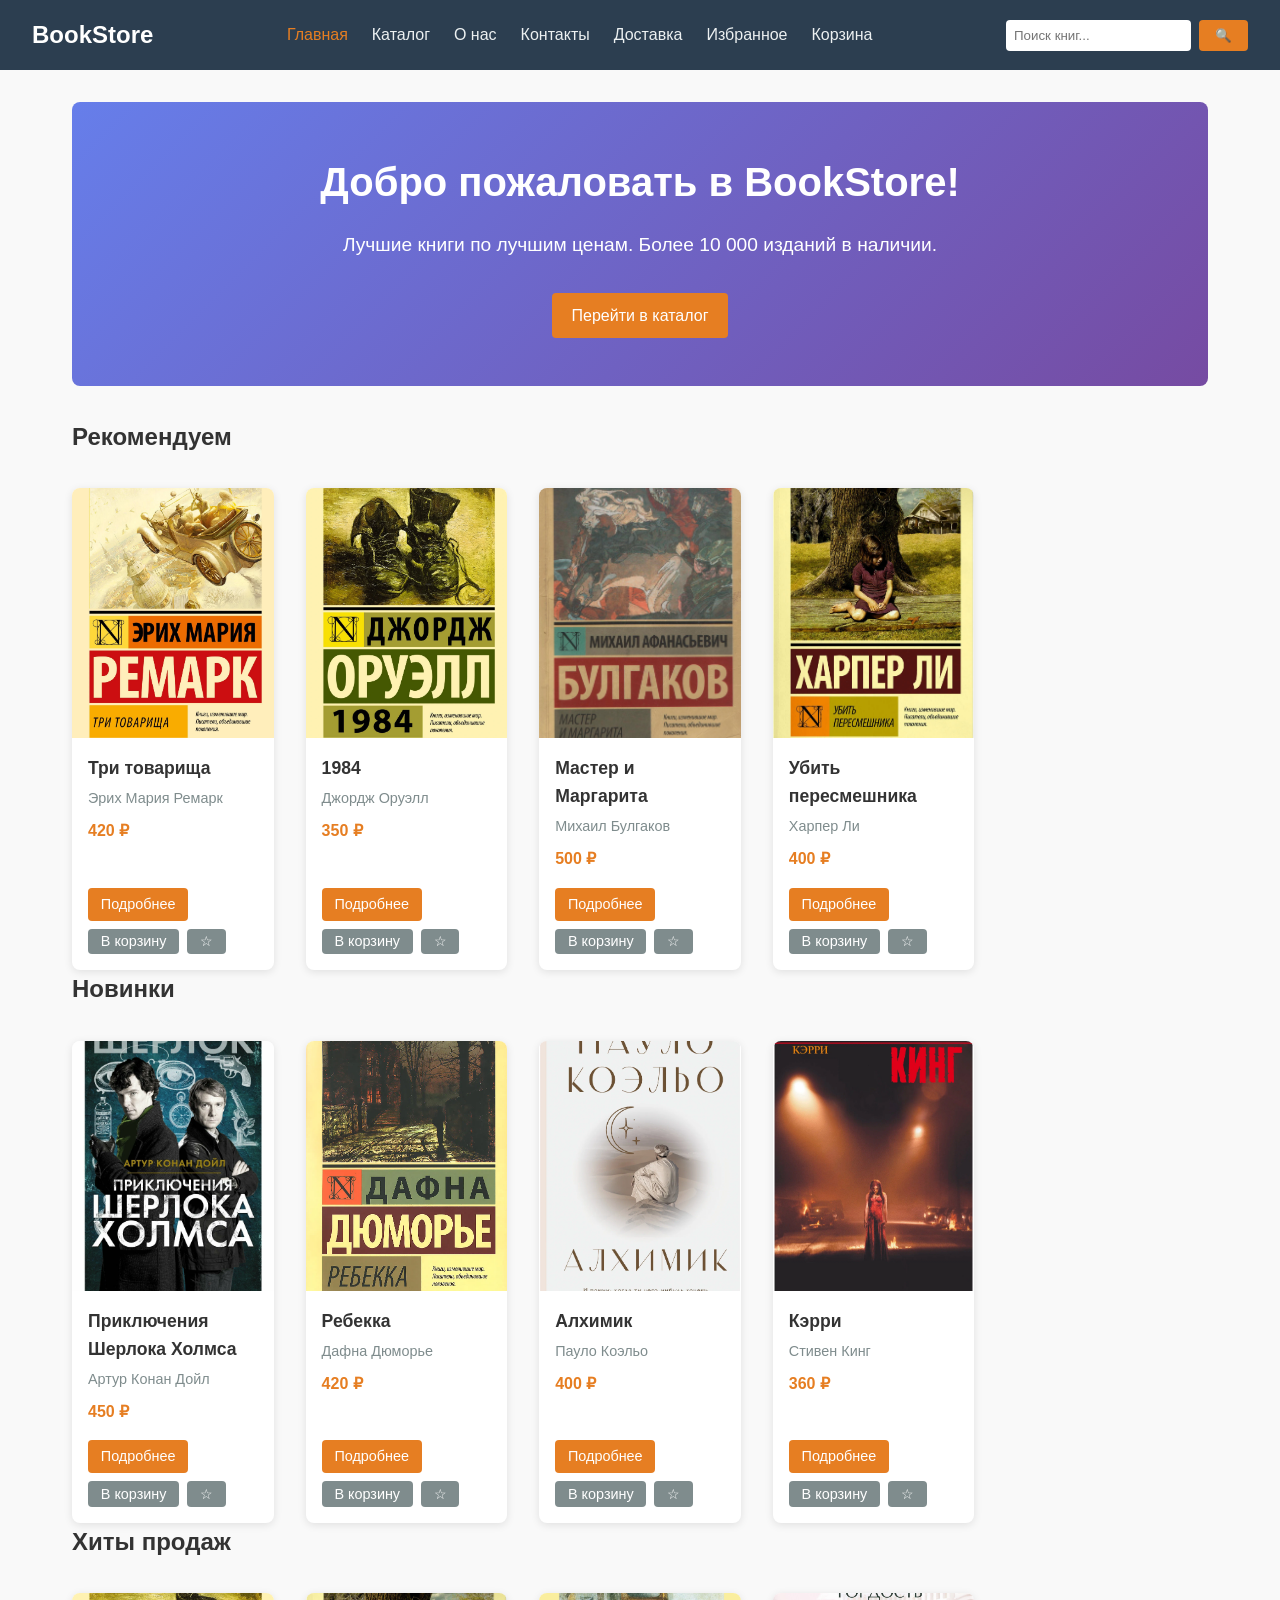
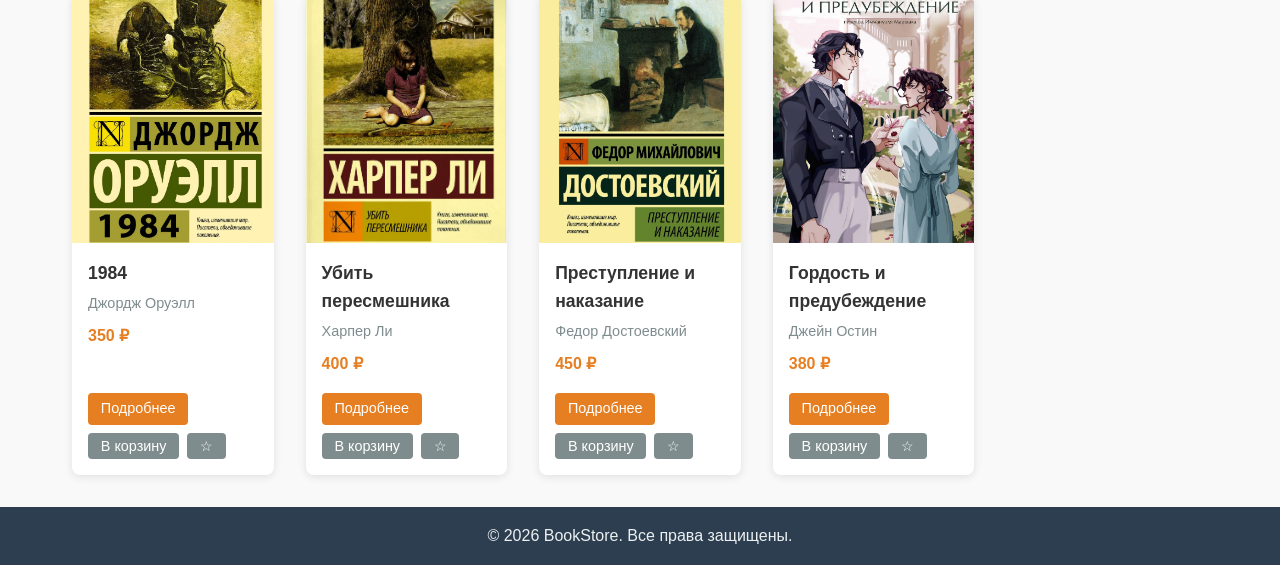
<file: index.html>
<!DOCTYPE html>
<html lang="ru">
<head>
    <meta charset="UTF-8">
    <meta name="viewport" content="width=device-width, initial-scale=1.0">
    <title>BookStore - Главная</title>
    <link rel="stylesheet" href="./css/style.css">
</head>
<body>
<header>
    <div class="logo"><a href="index.html">BookStore</a></div>
    <button class="burger" id="burger">☰</button>
    <nav class="nav-menu" id="navMenu">
        <ul>
            <li><a href="index.html">Главная</a></li>
            <li><a href="catalog.html">Каталог</a></li>
            <li><a href="about.html">О нас</a></li>
            <li><a href="contacts.html">Контакты</a></li>
            <li><a href="delivery.html">Доставка</a></li>
            <li><a href="favorites.html">Избранное</a></li>
            <li><a href="cart.html">Корзина</a></li>
        </ul>
    </nav>
    <form class="search-form" action="catalog.html" method="get">
        <input type="text" name="search" placeholder="Поиск книг..." id="search-input">
        <button type="submit">🔍</button>
    </form>
</header>
<main>
    <section class="hero">
        <h1>Добро пожаловать в BookStore!</h1>
        <p>Лучшие книги по лучшим ценам. Более 10 000 изданий в наличии.</p>
        <a href="catalog.html" class="btn">Перейти в каталог</a>
    </section>

    <section class="recommended-books">
        <h2>Рекомендуем</h2>
        <div class="book-grid" id="recommended-grid"></div>
    </section>

    <section class="new-books">
        <h2>Новинки</h2>
        <div class="book-grid" id="new-grid"></div>
    </section>

    <section class="bestsellers">
        <h2>Хиты продаж</h2>
        <div class="book-grid" id="bestsellers-grid"></div>
    </section>
</main>
<footer>
    <p>&copy; 2026 BookStore. Все права защищены.</p>
</footer>
<script src="./js/script.js"></script>
</body>
</html>
</file>
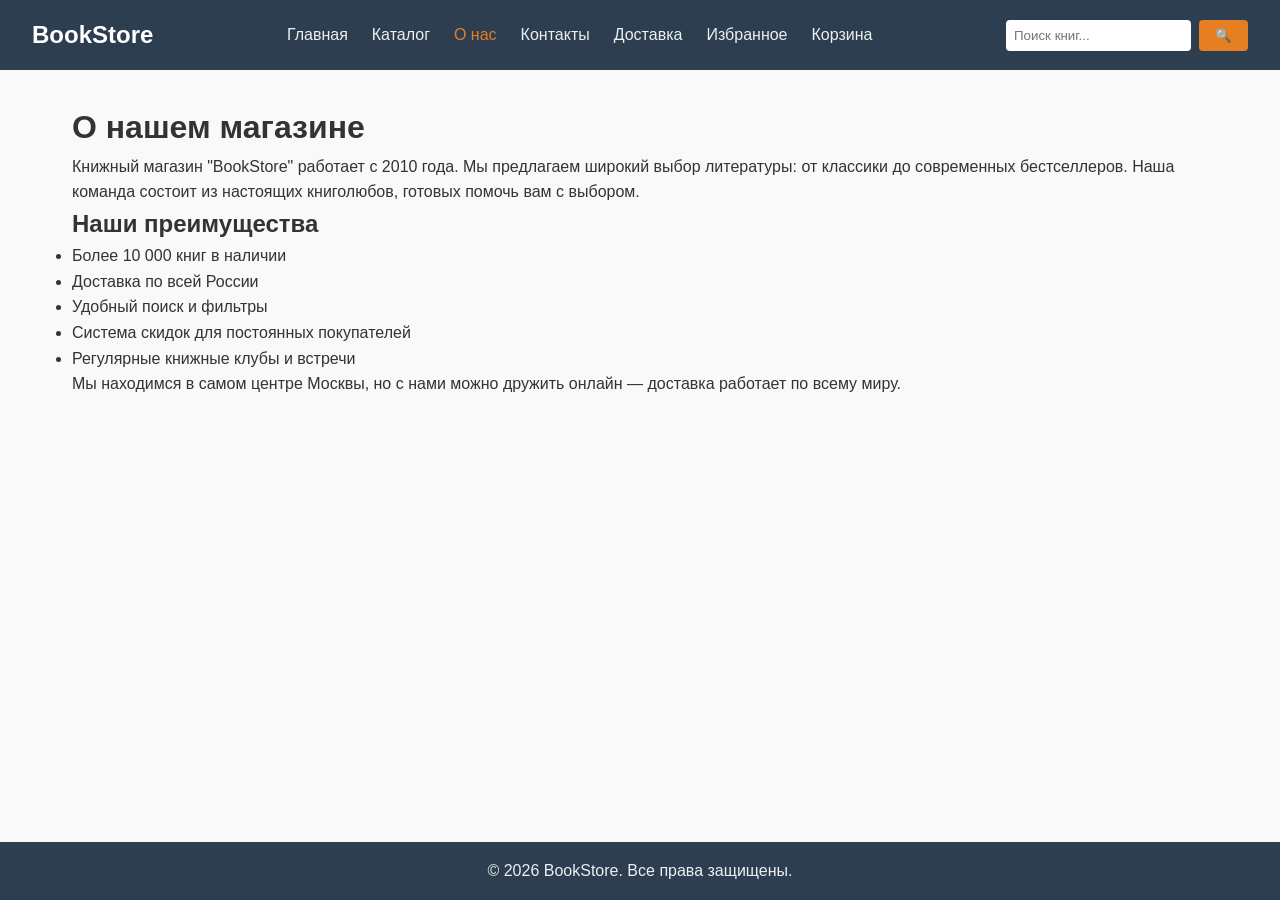
<file: about.html>
<!DOCTYPE html>
<html lang="ru">
<head>
    <meta charset="UTF-8">
    <meta name="viewport" content="width=device-width, initial-scale=1.0">
    <title>BookStore - О нас</title>
    <link rel="stylesheet" href="./css/style.css">
</head>
<body>
<header>
    <div class="logo"><a href="index.html">BookStore</a></div>
    <button class="burger" id="burger">☰</button>
    <nav class="nav-menu" id="navMenu">
        <ul>
            <li><a href="index.html">Главная</a></li>
            <li><a href="catalog.html">Каталог</a></li>
            <li><a href="about.html">О нас</a></li>
            <li><a href="contacts.html">Контакты</a></li>
            <li><a href="delivery.html">Доставка</a></li>
            <li><a href="favorites.html">Избранное</a></li>
            <li><a href="cart.html">Корзина</a></li>
        </ul>
    </nav>
    <form class="search-form" action="catalog.html" method="get">
        <input type="text" name="search" placeholder="Поиск книг...">
        <button type="submit">🔍</button>
    </form>
</header>
<main>
    <h1>О нашем магазине</h1>
    <p>Книжный магазин "BookStore" работает с 2010 года. Мы предлагаем широкий выбор литературы: от классики до современных бестселлеров. Наша команда состоит из настоящих книголюбов, готовых помочь вам с выбором.</p>
    <h2>Наши преимущества</h2>
    <ul>
        <li>Более 10 000 книг в наличии</li>
        <li>Доставка по всей России</li>
        <li>Удобный поиск и фильтры</li>
        <li>Система скидок для постоянных покупателей</li>
        <li>Регулярные книжные клубы и встречи</li>
    </ul>
    <p>Мы находимся в самом центре Москвы, но с нами можно дружить онлайн — доставка работает по всему миру.</p>
</main>
<footer>
    <p>&copy; 2026 BookStore. Все права защищены.</p>
</footer>
<script src="./js/script.js"></script>
</body>
</html>
</file>
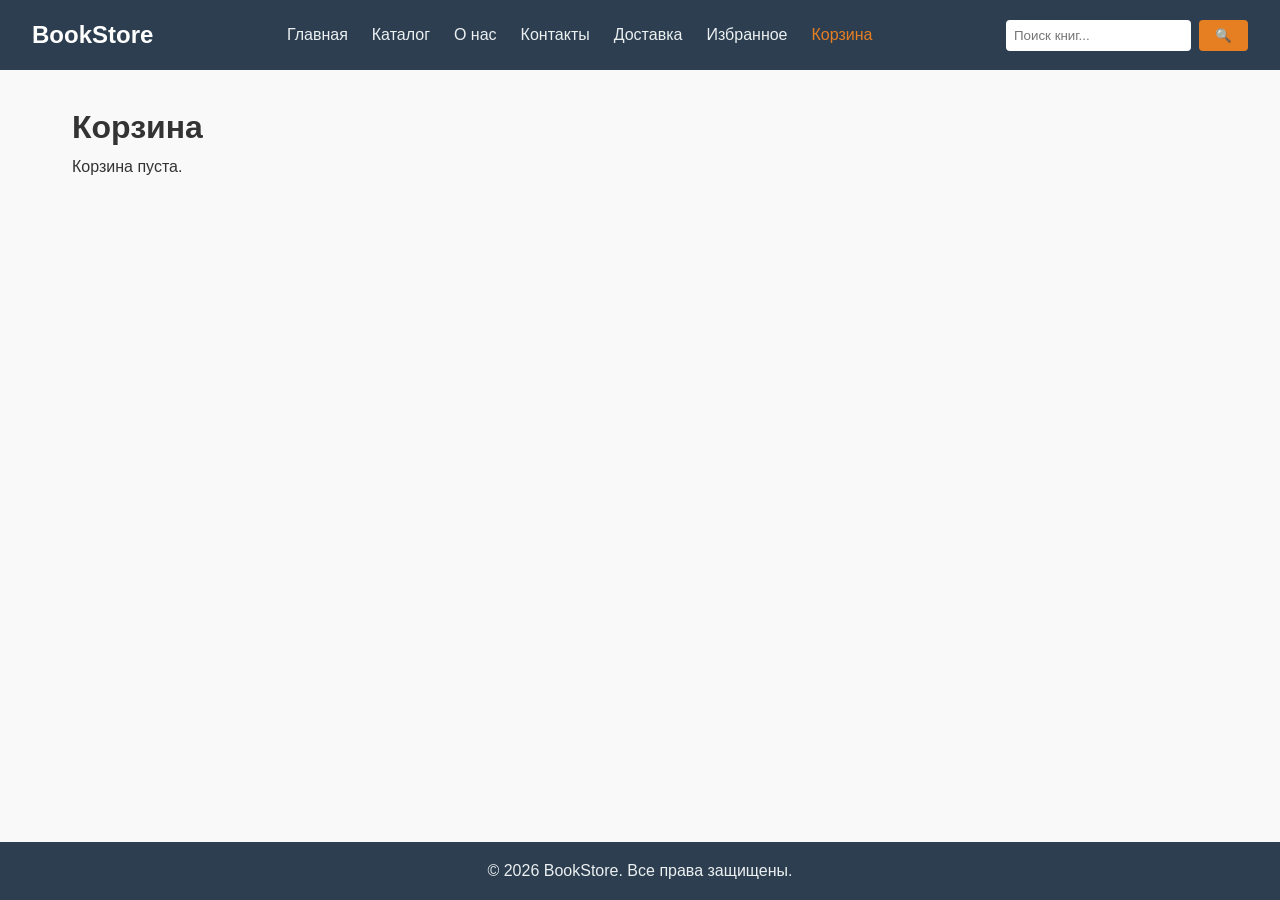
<file: cart.html>
<!DOCTYPE html>
<html lang="ru">
<head>
    <meta charset="UTF-8">
    <meta name="viewport" content="width=device-width, initial-scale=1.0">
    <title>BookStore - Корзина</title>
    <link rel="stylesheet" href="./css/style.css">
</head>
<body>
<header>
    <div class="logo"><a href="index.html">BookStore</a></div>
    <button class="burger" id="burger">☰</button>
    <nav class="nav-menu" id="navMenu">
        <ul>
            <li><a href="index.html">Главная</a></li>
            <li><a href="catalog.html">Каталог</a></li>
            <li><a href="about.html">О нас</a></li>
            <li><a href="contacts.html">Контакты</a></li>
            <li><a href="delivery.html">Доставка</a></li>
            <li><a href="favorites.html">Избранное</a></li>
            <li><a href="cart.html">Корзина</a></li>
        </ul>
    </nav>
    <form class="search-form" action="catalog.html" method="get">
        <input type="text" name="search" placeholder="Поиск книг...">
        <button type="submit">🔍</button>
    </form>
</header>
<main>
    <h1>Корзина</h1>
    <div class="cart-items" id="cart-items"></div>
    <div class="cart-total" id="cart-total-container" style="display: none;">
        Итого: <span id="cart-total">0 ₽</span>
    </div>

    <!-- Форма оформления заказа (изначально скрыта) -->
    <div class="checkout-form" id="checkout-form" style="display: none;">
        <h2>Оформление заказа</h2>
        <form id="order-form">
            <div class="form-group">
                <label for="name">ФИО *</label>
                <input type="text" id="name" name="name" required>
            </div>
            <div class="form-group">
                <label for="phone">Телефон *</label>
                <input type="tel" id="phone" name="phone" required>
            </div>
            <div class="form-group">
                <label for="email">Email *</label>
                <input type="email" id="email" name="email" required>
            </div>
            <div class="form-group">
                <label for="address">Адрес доставки *</label>
                <textarea id="address" name="address" rows="3" required></textarea>
            </div>
            <div class="form-group">
                <label for="comment">Комментарий к заказу</label>
                <textarea id="comment" name="comment" rows="2"></textarea>
            </div>
            <div class="form-actions">
                <button type="submit" class="btn">Подтвердить заказ</button>
                <button type="button" class="btn btn-secondary" id="cancel-order">Отмена</button>
            </div>
        </form>
    </div>

    <button class="btn" id="checkout-btn" style="display: none;">Оформить заказ</button>
</main>
<footer>
    <p>&copy; 2026 BookStore. Все права защищены.</p>
</footer>
<script src="./js/script.js"></script>
</body>
</html>
</file>
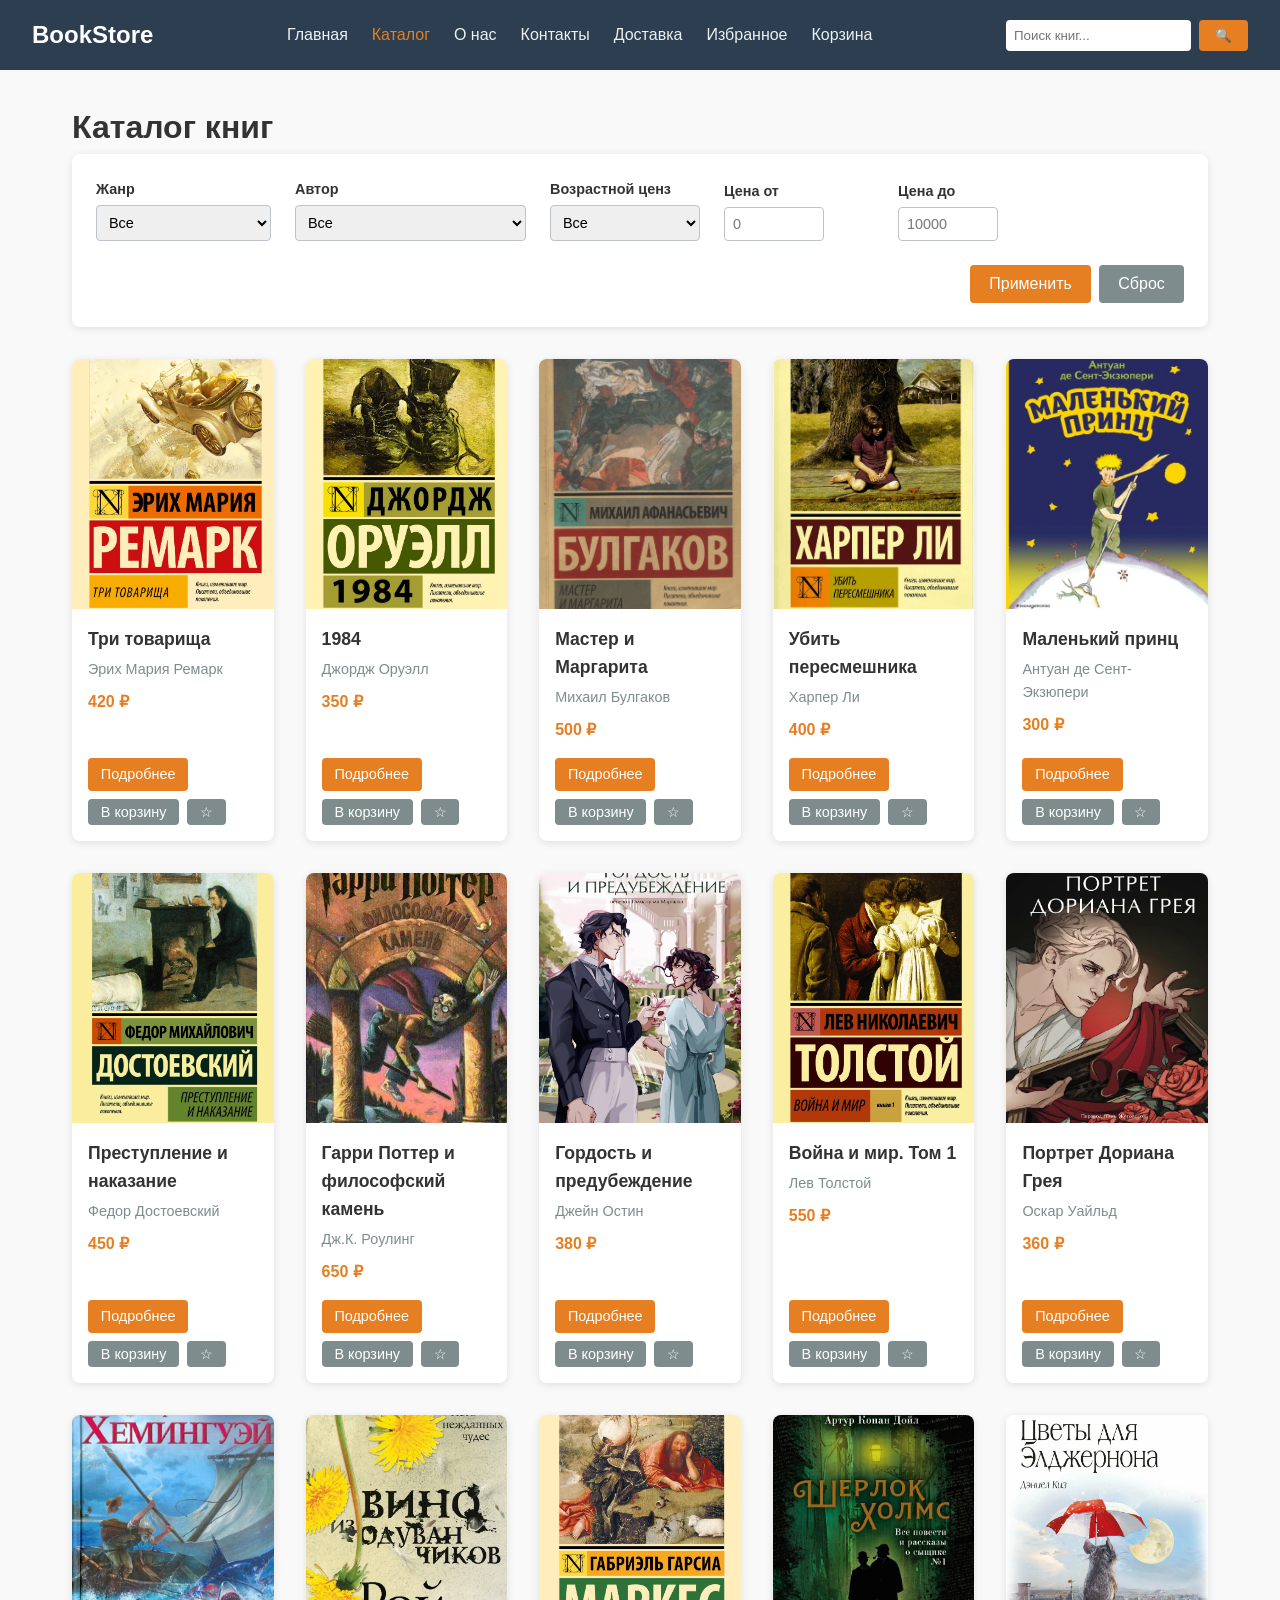
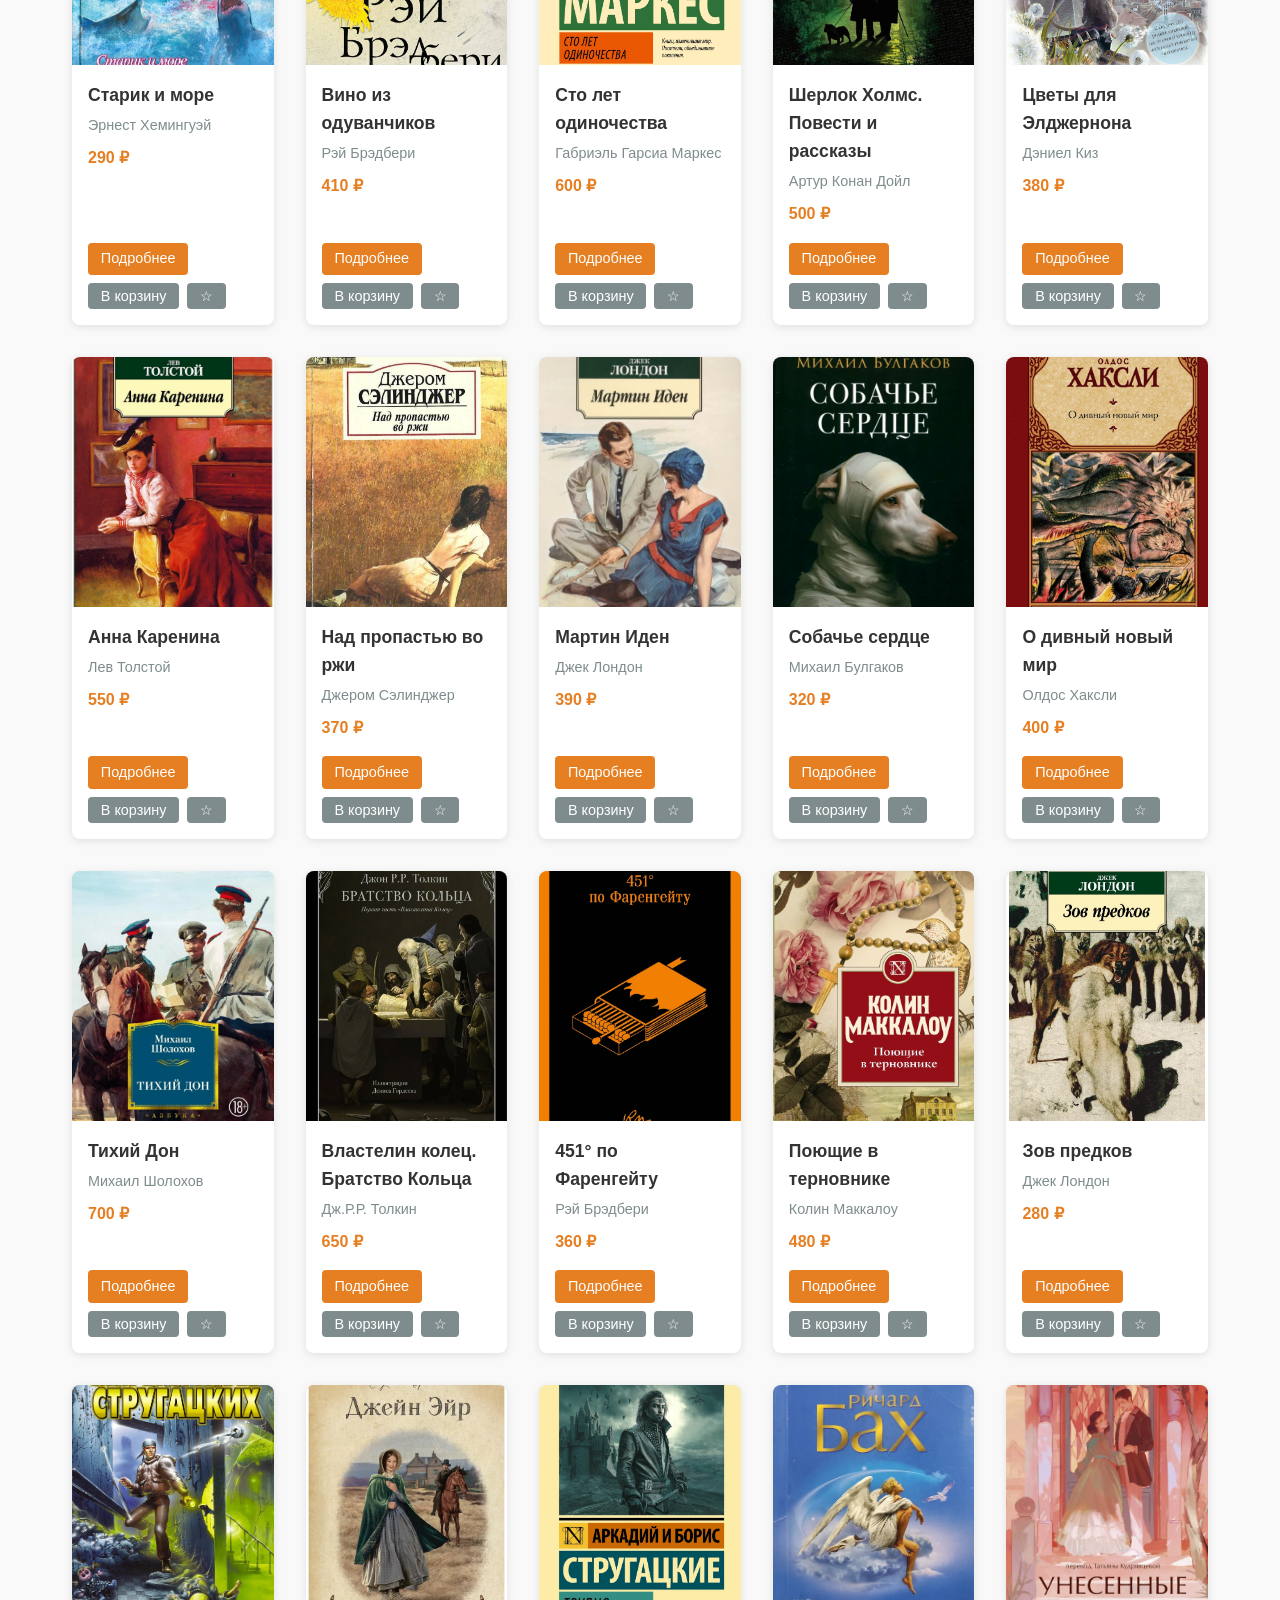
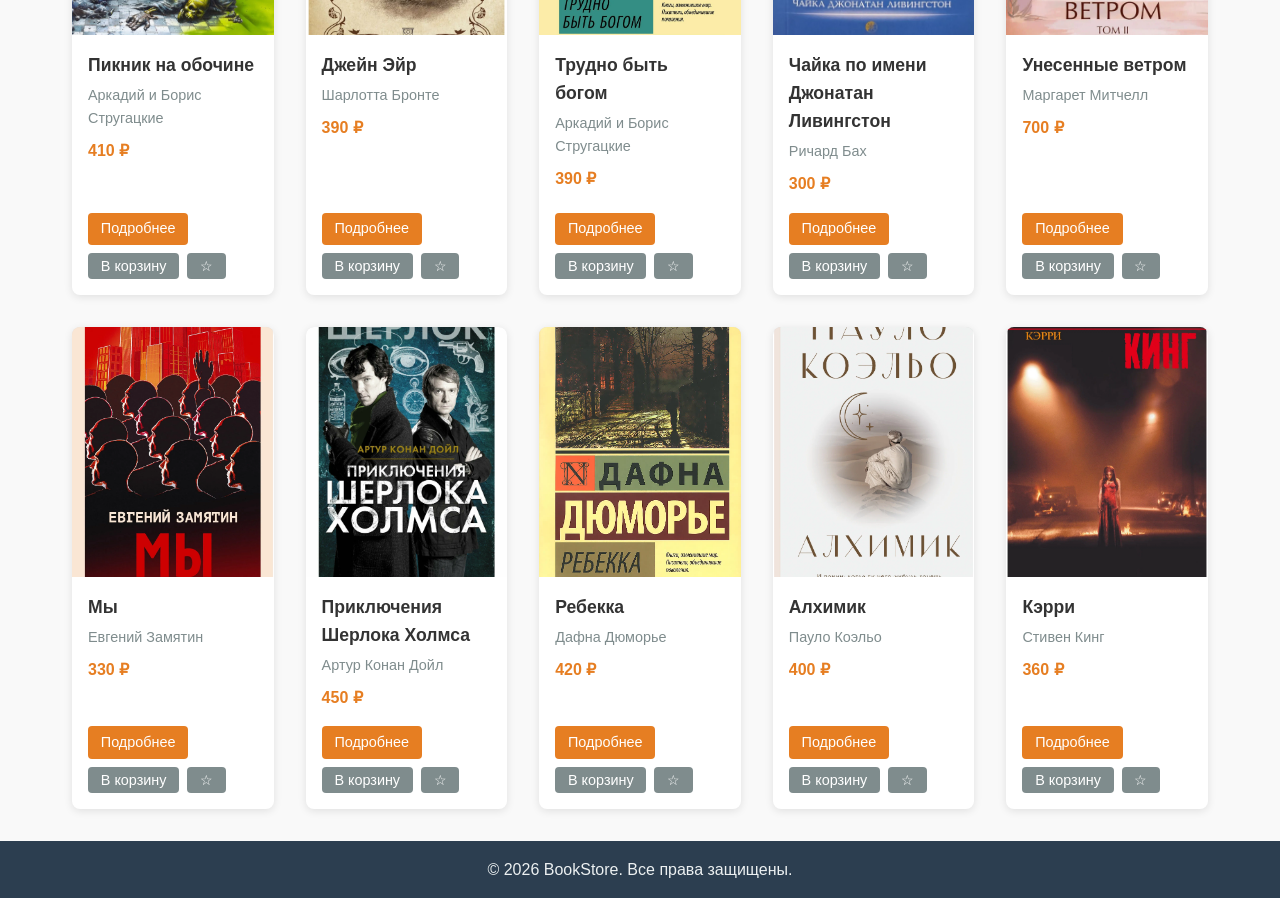
<file: catalog.html>
<!DOCTYPE html>
<html lang="ru">
<head>
    <meta charset="UTF-8">
    <meta name="viewport" content="width=device-width, initial-scale=1.0">
    <title>BookStore - Каталог</title>
    <link rel="stylesheet" href="./css/style.css">
</head>
<body>
<header>
    <div class="logo"><a href="index.html">BookStore</a></div>
    <button class="burger" id="burger">☰</button>
    <nav class="nav-menu" id="navMenu">
        <ul>
            <li><a href="index.html">Главная</a></li>
            <li><a href="catalog.html">Каталог</a></li>
            <li><a href="about.html">О нас</a></li>
            <li><a href="contacts.html">Контакты</a></li>
            <li><a href="delivery.html">Доставка</a></li>
            <li><a href="favorites.html">Избранное</a></li>
            <li><a href="cart.html">Корзина</a></li>
        </ul>
    </nav>
    <form class="search-form" action="catalog.html" method="get">
        <input type="text" name="search" placeholder="Поиск книг..." id="search-input">
        <button type="submit">🔍</button>
    </form>
</header>
<main>
    <h1>Каталог книг</h1>
    <div class="filters">
        <div class="filter-group">
            <label for="filter-genre">Жанр</label>
            <select id="filter-genre">
                <option value="">Все</option>
            </select>
        </div>
        <div class="filter-group">
            <label for="filter-author">Автор</label>
            <select id="filter-author">
                <option value="">Все</option>
            </select>
        </div>
        <div class="filter-group">
            <label for="filter-age">Возрастной ценз</label>
            <select id="filter-age">
                <option value="">Все</option>
            </select>
        </div>
        <div class="filter-group">
            <label for="filter-min-price">Цена от</label>
            <input type="number" id="filter-min-price" placeholder="0">
        </div>
        <div class="filter-group">
            <label for="filter-max-price">Цена до</label>
            <input type="number" id="filter-max-price" placeholder="10000">
        </div>
        <div class="filter-actions">
            <button class="btn" id="apply-filters">Применить</button>
            <button class="btn btn-secondary" id="reset-filters">Сброс</button>
        </div>
    </div>
    <div class="book-grid" id="catalog-grid"></div>
</main>
<footer>
    <p>&copy; 2026 BookStore. Все права защищены.</p>
</footer>
<script src="./js/script.js"></script>
</body>
</html>
</file>
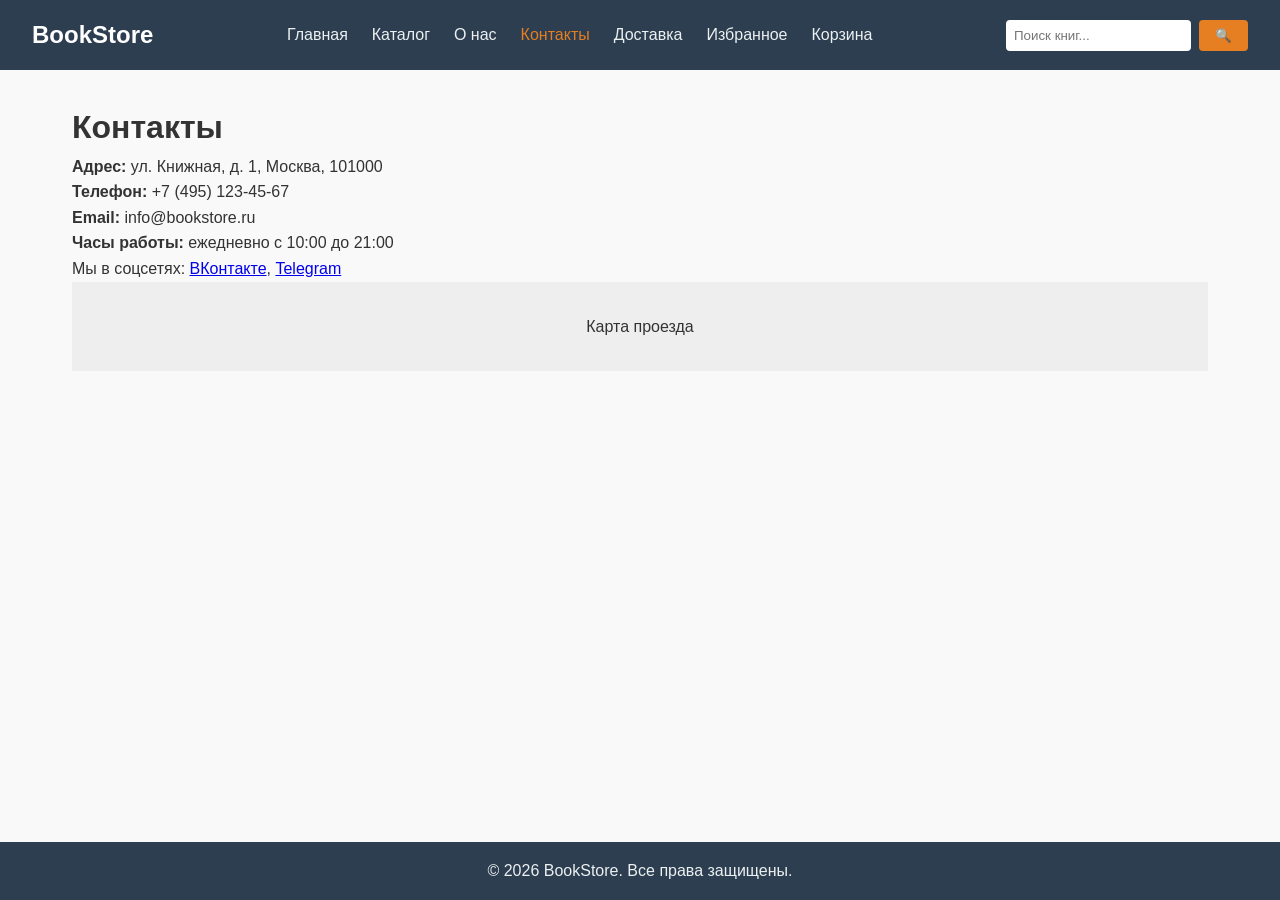
<file: contacts.html>
<!DOCTYPE html>
<html lang="ru">
<head>
    <meta charset="UTF-8">
    <meta name="viewport" content="width=device-width, initial-scale=1.0">
    <title>BookStore - Контакты</title>
    <link rel="stylesheet" href="./css/style.css">
</head>
<body>
<header>
    <div class="logo"><a href="index.html">BookStore</a></div>
    <button class="burger" id="burger">☰</button>
    <nav class="nav-menu" id="navMenu">
        <ul>
            <li><a href="index.html">Главная</a></li>
            <li><a href="catalog.html">Каталог</a></li>
            <li><a href="about.html">О нас</a></li>
            <li><a href="contacts.html">Контакты</a></li>
            <li><a href="delivery.html">Доставка</a></li>
            <li><a href="favorites.html">Избранное</a></li>
            <li><a href="cart.html">Корзина</a></li>
        </ul>
    </nav>
    <form class="search-form" action="catalog.html" method="get">
        <input type="text" name="search" placeholder="Поиск книг...">
        <button type="submit">🔍</button>
    </form>
</header>
<main>
    <h1>Контакты</h1>
    <p><strong>Адрес:</strong> ул. Книжная, д. 1, Москва, 101000</p>
    <p><strong>Телефон:</strong> +7 (495) 123-45-67</p>
    <p><strong>Email:</strong> info@bookstore.ru</p>
    <p><strong>Часы работы:</strong> ежедневно с 10:00 до 21:00</p>
    <p>Мы в соцсетях: <a href="#">ВКонтакте</a>, <a href="#">Telegram</a></p>
    <div class="map">
        <p style="background:#eee; padding: 2rem; text-align: center;">Карта проезда</p>
    </div>
</main>
<footer>
    <p>&copy; 2026 BookStore. Все права защищены.</p>
</footer>
<script src="./js/script.js"></script>
</body>
</html>
</file>
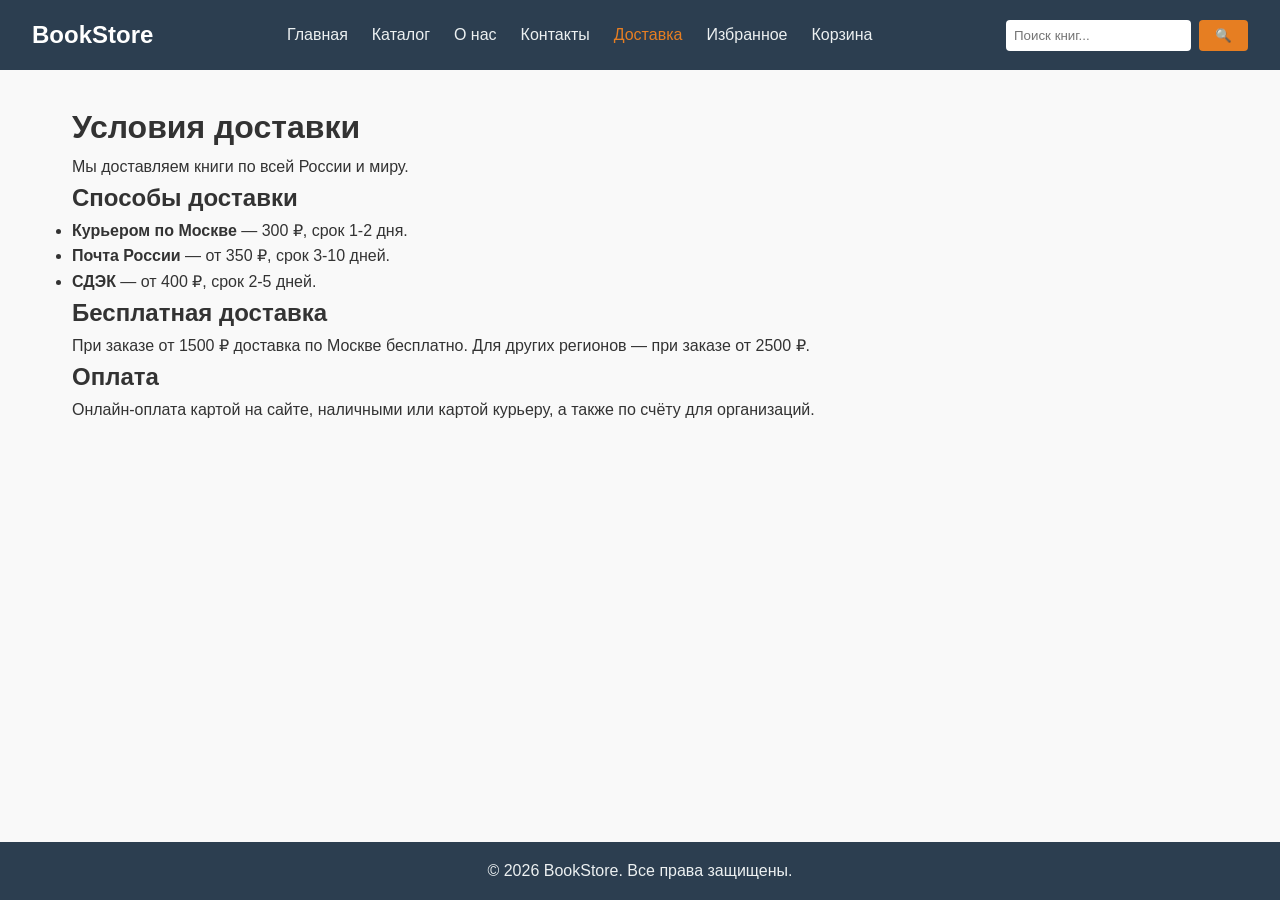
<file: delivery.html>
<!DOCTYPE html>
<html lang="ru">
<head>
    <meta charset="UTF-8">
    <meta name="viewport" content="width=device-width, initial-scale=1.0">
    <title>BookStore - Доставка</title>
    <link rel="stylesheet" href="./css/style.css">
</head>
<body>
<header>
    <div class="logo"><a href="index.html">BookStore</a></div>
    <button class="burger" id="burger">☰</button>
    <nav class="nav-menu" id="navMenu">
        <ul>
            <li><a href="index.html">Главная</a></li>
            <li><a href="catalog.html">Каталог</a></li>
            <li><a href="about.html">О нас</a></li>
            <li><a href="contacts.html">Контакты</a></li>
            <li><a href="delivery.html">Доставка</a></li>
            <li><a href="favorites.html">Избранное</a></li>
            <li><a href="cart.html">Корзина</a></li>
        </ul>
    </nav>
    <form class="search-form" action="catalog.html" method="get">
        <input type="text" name="search" placeholder="Поиск книг...">
        <button type="submit">🔍</button>
    </form>
</header>
<main>
    <h1>Условия доставки</h1>
    <p>Мы доставляем книги по всей России и миру.</p>
    <h2>Способы доставки</h2>
    <ul>
        <li><strong>Курьером по Москве</strong> — 300 ₽, срок 1-2 дня.</li>
        <li><strong>Почта России</strong> — от 350 ₽, срок 3-10 дней.</li>
        <li><strong>СДЭК</strong> — от 400 ₽, срок 2-5 дней.</li>
    </ul>
    <h2>Бесплатная доставка</h2>
    <p>При заказе от 1500 ₽ доставка по Москве бесплатно. Для других регионов — при заказе от 2500 ₽.</p>
    <h2>Оплата</h2>
    <p>Онлайн-оплата картой на сайте, наличными или картой курьеру, а также по счёту для организаций.</p>
</main>
<footer>
    <p>&copy; 2026 BookStore. Все права защищены.</p>
</footer>
<script src="./js/script.js"></script>
</body>
</html>
</file>
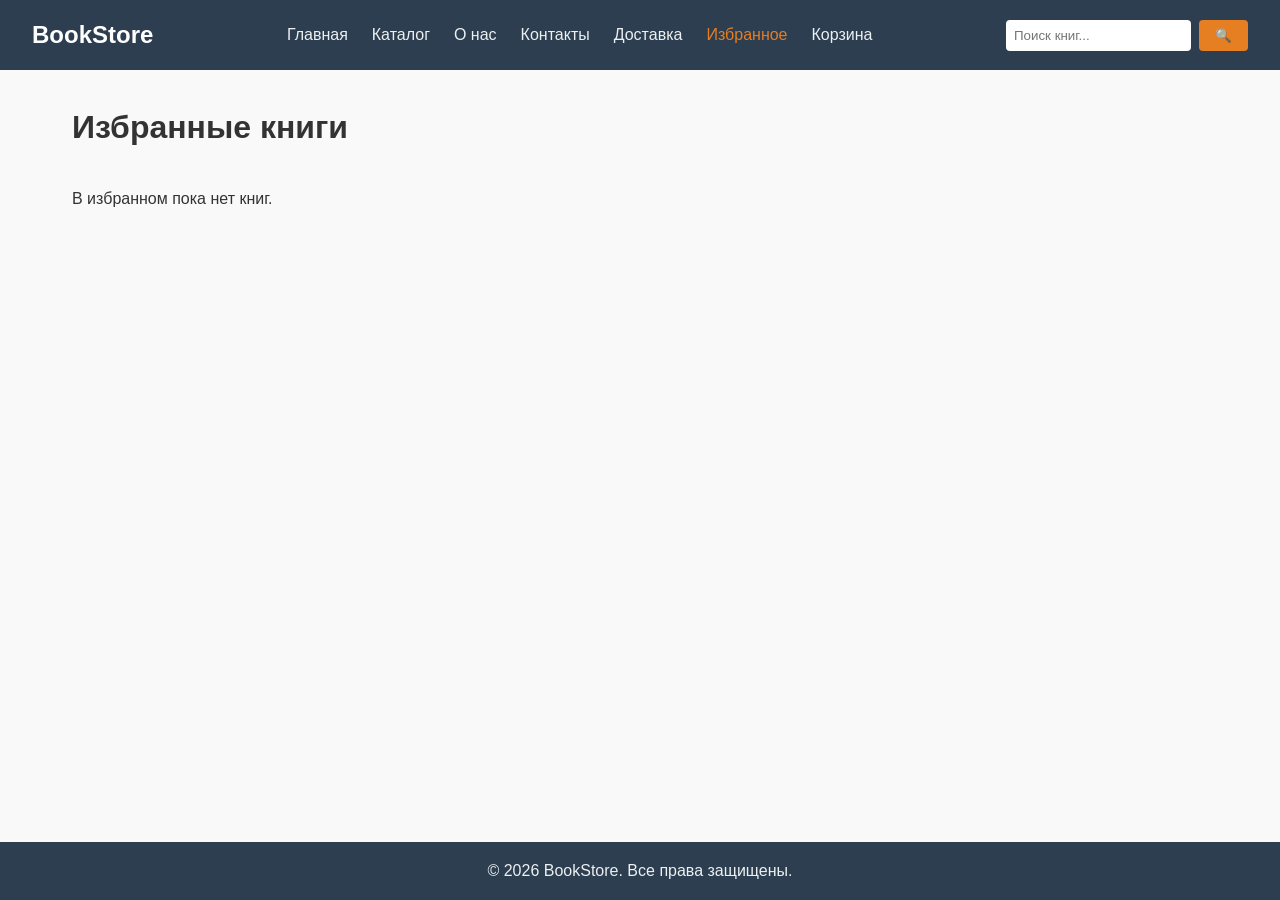
<file: favorites.html>
<!DOCTYPE html>
<html lang="ru">
<head>
    <meta charset="UTF-8">
    <meta name="viewport" content="width=device-width, initial-scale=1.0">
    <title>BookStore - Избранное</title>
    <link rel="stylesheet" href="./css/style.css">
</head>
<body>
<header>
    <div class="logo"><a href="index.html">BookStore</a></div>
    <button class="burger" id="burger">☰</button>
    <nav class="nav-menu" id="navMenu">
        <ul>
            <li><a href="index.html">Главная</a></li>
            <li><a href="catalog.html">Каталог</a></li>
            <li><a href="about.html">О нас</a></li>
            <li><a href="contacts.html">Контакты</a></li>
            <li><a href="delivery.html">Доставка</a></li>
            <li><a href="favorites.html">Избранное</a></li>
            <li><a href="cart.html">Корзина</a></li>
        </ul>
    </nav>
    <form class="search-form" action="catalog.html" method="get">
        <input type="text" name="search" placeholder="Поиск книг...">
        <button type="submit">🔍</button>
    </form>
</header>
<main>
    <h1>Избранные книги</h1>
    <div class="favorites-list book-grid" id="favorites-grid"></div>
</main>
<footer>
    <p>&copy; 2026 BookStore. Все права защищены.</p>
</footer>
<script src="./js/script.js"></script>
</body>
</html>
</file>
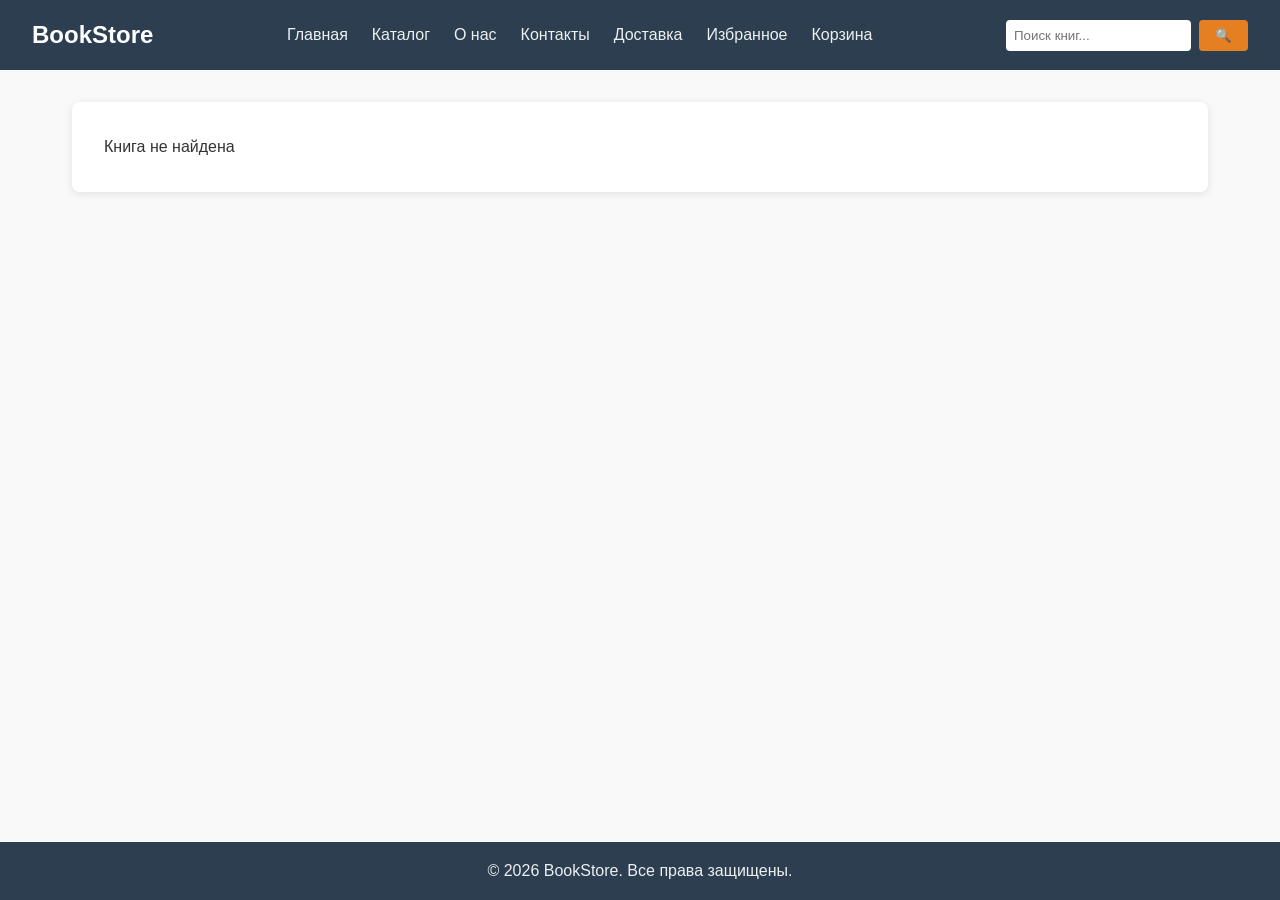
<file: product.html>
<!DOCTYPE html>
<html lang="ru">
<head>
    <meta charset="UTF-8">
    <meta name="viewport" content="width=device-width, initial-scale=1.0">
    <title>BookStore - Карточка товара</title>
    <link rel="stylesheet" href="./css/style.css">
</head>
<body>
<header>
    <div class="logo"><a href="index.html">BookStore</a></div>
    <button class="burger" id="burger">☰</button>
    <nav class="nav-menu" id="navMenu">
        <ul>
            <li><a href="index.html">Главная</a></li>
            <li><a href="catalog.html">Каталог</a></li>
            <li><a href="about.html">О нас</a></li>
            <li><a href="contacts.html">Контакты</a></li>
            <li><a href="delivery.html">Доставка</a></li>
            <li><a href="favorites.html">Избранное</a></li>
            <li><a href="cart.html">Корзина</a></li>
        </ul>
    </nav>
    <form class="search-form" action="catalog.html" method="get">
        <input type="text" name="search" placeholder="Поиск книг...">
        <button type="submit">🔍</button>
    </form>
</header>
<main>
    <div class="product-detail" id="product-detail"></div>
</main>
<footer>
    <p>&copy; 2026 BookStore. Все права защищены.</p>
</footer>
<script src="./js/script.js"></script>
</body>
</html>
</file>
<file: css/style.css>
* {
    margin: 0;
    padding: 0;
    box-sizing: border-box;
}

body {
    font-family: 'Segoe UI', Tahoma, Geneva, Verdana, sans-serif;
    line-height: 1.6;
    color: #333;
    background-color: #f9f9f9;
    display: flex;
    flex-direction: column;
    min-height: 100vh;
}

header {
    background-color: #2c3e50;
    color: #fff;
    padding: 1rem 2rem;
    display: flex;
    flex-wrap: wrap;
    justify-content: space-between;
    align-items: center;
    position: relative;
}

.logo a {
    color: #fff;
    text-decoration: none;
    font-size: 1.5rem;
    font-weight: bold;
}

.burger {
    display: none;
    background: none;
    border: none;
    color: #fff;
    font-size: 2rem;
    cursor: pointer;
}

.nav-menu ul {
    list-style: none;
    display: flex;
    flex-wrap: wrap;
    gap: 1.5rem;
}

.nav-menu a {
    color: #ecf0f1;
    text-decoration: none;
    transition: color 0.3s;
}

.nav-menu a:hover,
.nav-menu a.active {
    color: #e67e22;
}

.search-form {
    display: flex;
    gap: 0.5rem;
}

.search-form input {
    padding: 0.5rem;
    border: none;
    border-radius: 4px;
}

.search-form button {
    padding: 0.5rem 1rem;
    background-color: #e67e22;
    color: #fff;
    border: none;
    border-radius: 4px;
    cursor: pointer;
}

.search-form button:hover {
    background-color: #cf711f;
}

main {
    flex: 1;
    max-width: 1200px;
    margin: 2rem auto;
    padding: 0 2rem;
    width: 100%;
}

footer {
    background-color: #2c3e50;
    color: #ecf0f1;
    text-align: center;
    padding: 1rem;
    margin-top: auto;
}

/* Кнопки */
.btn {
    display: inline-block;
    padding: 0.6rem 1.2rem;
    background-color: #e67e22;
    color: #fff;
    border: none;
    border-radius: 4px;
    cursor: pointer;
    text-decoration: none;
    font-size: 1rem;
    transition: background-color 0.3s;
}

.btn:hover {
    background-color: #cf711f;
}

.btn-secondary {
    background-color: #7f8c8d;
}

.btn-secondary:hover {
    background-color: #6c7a7a;
}

.btn-small {
    padding: 0.3rem 0.8rem;
    font-size: 0.9rem;
}

/* Карточки книг */
.book-grid {
    display: grid;
    grid-template-columns: repeat(auto-fill, minmax(200px, 1fr));
    gap: 2rem;
    margin-top: 2rem;
}

.book-card {
    background: #fff;
    border-radius: 8px;
    overflow: hidden;
    box-shadow: 0 2px 8px rgba(0,0,0,0.1);
    transition: transform 0.3s, box-shadow 0.3s;
    display: flex;
    flex-direction: column;
}

.book-card:hover {
    transform: translateY(-5px);
    box-shadow: 0 4px 12px rgba(0,0,0,0.15);
}

.book-card img {
    width: 100%;
    height: 250px;
    object-fit: cover;
    background-color: #ddd;
}

.book-card .info {
    padding: 1rem;
    flex: 1;
    display: flex;
    flex-direction: column;
}

.book-card h3 {
    font-size: 1.1rem;
    margin-bottom: 0.3rem;
}

.book-card .author {
    color: #7f8c8d;
    font-size: 0.9rem;
    margin-bottom: 0.5rem;
}

.book-card .price {
    font-weight: bold;
    color: #e67e22;
    margin-bottom: 1rem;
}

.book-card .actions {
    display: flex;
    gap: 0.5rem;
    margin-top: auto;
    flex-wrap: wrap;
}

/* Фильтры */
.filters {
    background: #fff;
    padding: 1.5rem;
    border-radius: 8px;
    margin-bottom: 2rem;
    box-shadow: 0 2px 8px rgba(0,0,0,0.1);
    display: flex;
    flex-wrap: wrap;
    gap: 1.5rem;
    align-items: flex-end;
}

.filter-group {
    display: flex;
    flex-direction: column;
    min-width: 150px;
}

.filter-group label {
    font-weight: bold;
    margin-bottom: 0.3rem;
    font-size: 0.9rem;
}

.filter-group select,
.filter-group input {
    padding: 0.5rem;
    border: 1px solid #bdc3c7;
    border-radius: 4px;
    font-size: 0.9rem;
}

.filter-group input[type="number"] {
    width: 100px;
}

.filter-actions {
    display: flex;
    gap: 0.5rem;
    margin-left: auto;
}

/* Страница товара */
.product-detail {
    display: grid;
    grid-template-columns: 1fr 1fr;
    gap: 2rem;
    background: #fff;
    padding: 2rem;
    border-radius: 8px;
    box-shadow: 0 2px 8px rgba(0,0,0,0.1);
}

.product-image img {
    width: 100%;
    max-width: 400px;
    border-radius: 8px;
    background-color: #ddd;
}

.product-info h1 {
    margin-bottom: 1rem;
}

.product-info .author {
    color: #7f8c8d;
    font-size: 1.2rem;
    margin-bottom: 1rem;
}

.product-info .price {
    font-size: 2rem;
    color: #e67e22;
    margin-bottom: 1rem;
}

.product-specs {
    margin: 1rem 0;
    line-height: 2;
}

.product-description {
    margin-bottom: 2rem;
    line-height: 1.8;
}

.product-actions {
    display: flex;
    gap: 1rem;
    flex-wrap: wrap;
}

/* Корзина и избранное */
.favorite-item {
    display: grid;
    grid-template-columns: 100px 1fr auto auto;
    gap: 1rem;
    align-items: center;
    background: #fff;
    padding: 1rem;
    border-radius: 8px;
    margin-bottom: 1rem;
    box-shadow: 0 2px 8px rgba(0,0,0,0.1);
}

.favorite-item a {
    text-decoration: none;
    color: inherit;
    display: flex;
    gap: 1rem;
    align-items: center;
}

.favorite-item img {
    width: 80px;
    height: 100px;
    object-fit: cover;
    border-radius: 4px;
    background-color: #ddd;
}

.favorite-item-info h3 {
    font-size: 1rem;
    margin-bottom: 0.3rem;
}

.favorite-item-info p {
    color: #7f8c8d;
    font-size: 0.9rem;
}

.cart-item {
    display: grid;
    grid-template-columns: 100px 1fr auto auto;
    gap: 1rem;
    align-items: center;
    background: #fff;
    padding: 1rem;
    border-radius: 8px;
    margin-bottom: 1rem;
    box-shadow: 0 2px 8px rgba(0,0,0,0.1);
}

.cart-item-image {
    width: 100px;
    height: 130px;
    object-fit: cover;
    border-radius: 4px;
    background-color: #ddd;
}

.cart-item-info {
    display: flex;
    flex-direction: column;
}

.cart-item-title {
    font-size: 1.1rem;
    font-weight: 600;
    margin-bottom: 0.3rem;
    color: #333;
    text-decoration: none;
}

.cart-item-title:hover {
    color: #e67e22;
}

.cart-item-author {
    color: #7f8c8d;
    font-size: 0.9rem;
    margin-bottom: 0.3rem;
}

.cart-item-price {
    font-weight: bold;
    color: #e67e22;
}

.cart-item-quantity {
    display: flex;
    align-items: center;
    gap: 0.5rem;
}

.cart-item-quantity button {
    padding: 0.2rem 0.6rem;
    font-size: 1rem;
}

.cart-item-remove {
    padding: 0.3rem 0.8rem;
}

/* Мобильная версия */
@media (max-width: 768px) {
    .cart-item {
        grid-template-columns: 80px 1fr;
        grid-template-rows: auto auto;
        gap: 0.8rem;
    }

    .cart-item-image {
        width: 80px;
        height: 100px;
        grid-row: span 2;
    }

    .cart-item-info {
        grid-column: 2 / 3;
    }

    .cart-item-quantity {
        grid-column: 2 / 3;
        justify-self: start;
    }

    .cart-item-remove {
        grid-column: 2 / 3;
        justify-self: start;
    }
}

@media (max-width: 480px) {
    .cart-item {
        grid-template-columns: 1fr;
        grid-template-rows: auto auto auto auto;
        text-align: center;
    }

    .cart-item-image {
        width: 120px;
        height: 160px;
        margin: 0 auto;
        grid-row: auto;
    }

    .cart-item-info,
    .cart-item-quantity,
    .cart-item-remove {
        grid-column: 1 / 2;
        text-align: center;
    }

    .cart-item-quantity {
        justify-content: center;
    }
}

/* Hero секция на главной */
.hero {
    text-align: center;
    padding: 3rem 1rem;
    background: linear-gradient(135deg, #667eea 0%, #764ba2 100%);
    color: #fff;
    border-radius: 8px;
    margin-bottom: 2rem;
}

.hero h1 {
    font-size: 2.5rem;
    margin-bottom: 1rem;
}

.hero p {
    font-size: 1.2rem;
    margin-bottom: 2rem;
}

/* Уведомления */
.notification {
    position: fixed;
    top: 20px;
    right: 20px;
    background: #2ecc71;
    color: white;
    padding: 1rem 1.5rem;
    border-radius: 4px;
    z-index: 1000;
    animation: slideIn 0.3s;
    box-shadow: 0 2px 10px rgba(0,0,0,0.2);
}

.notification.error {
    background: #e74c3c;
}

@keyframes slideIn {
    from { transform: translateX(100%); opacity: 0; }
    to { transform: translateX(0); opacity: 1; }
}

/* Форма оформления заказа */
.checkout-form {
    background: #fff;
    padding: 2rem;
    border-radius: 8px;
    box-shadow: 0 2px 8px rgba(0,0,0,0.1);
    margin-top: 2rem;
}

.checkout-form h2 {
    margin-bottom: 1.5rem;
}

.form-group {
    margin-bottom: 1.2rem;
}

.form-group label {
    display: block;
    font-weight: bold;
    margin-bottom: 0.3rem;
}

.form-group input,
.form-group textarea {
    width: 100%;
    padding: 0.8rem;
    border: 1px solid #bdc3c7;
    border-radius: 4px;
    font-size: 1rem;
}

.form-group textarea {
    resize: vertical;
}

.form-actions {
    display: flex;
    gap: 1rem;
    margin-top: 1.5rem;
}

#loading {
    position: fixed;
    top: 0; left: 0; right: 0; bottom: 0;
    background: rgba(255,255,255,0.9);
    display: flex;
    align-items: center;
    justify-content: center;
    font-size: 1.5rem;
    z-index: 2000;
}

@media (max-width: 480px) {
    .form-actions {
        flex-direction: column;
    }
}

/* Адаптивность */
@media (max-width: 768px) {
    .burger {
        display: block;
    }
    .nav-menu {
        display: none;
        width: 100%;
        margin-top: 1rem;
    }
    .nav-menu.active {
        display: block;
    }
    .nav-menu ul {
        flex-direction: column;
        align-items: center;
        gap: 0.8rem;
    }
    .search-form {
        width: 100%;
        margin-top: 1rem;
    }
    .search-form input {
        flex: 1;
    }
    .filters {
        flex-direction: column;
        align-items: stretch;
    }
    .filter-actions {
        margin-left: 0;
        justify-content: flex-end;
    }
    .product-detail {
        grid-template-columns: 1fr;
    }
    .favorite-item {
        grid-template-columns: 80px 1fr;
        grid-template-rows: auto auto;
    }
    .hero h1 {
        font-size: 2rem;
    }
}

@media (max-width: 480px) {
    .book-grid {
        grid-template-columns: 1fr;
    }
    .filter-group {
        width: 100%;
    }
    .filter-group input[type="number"] {
        width: 100%;
    }
}
</file>
